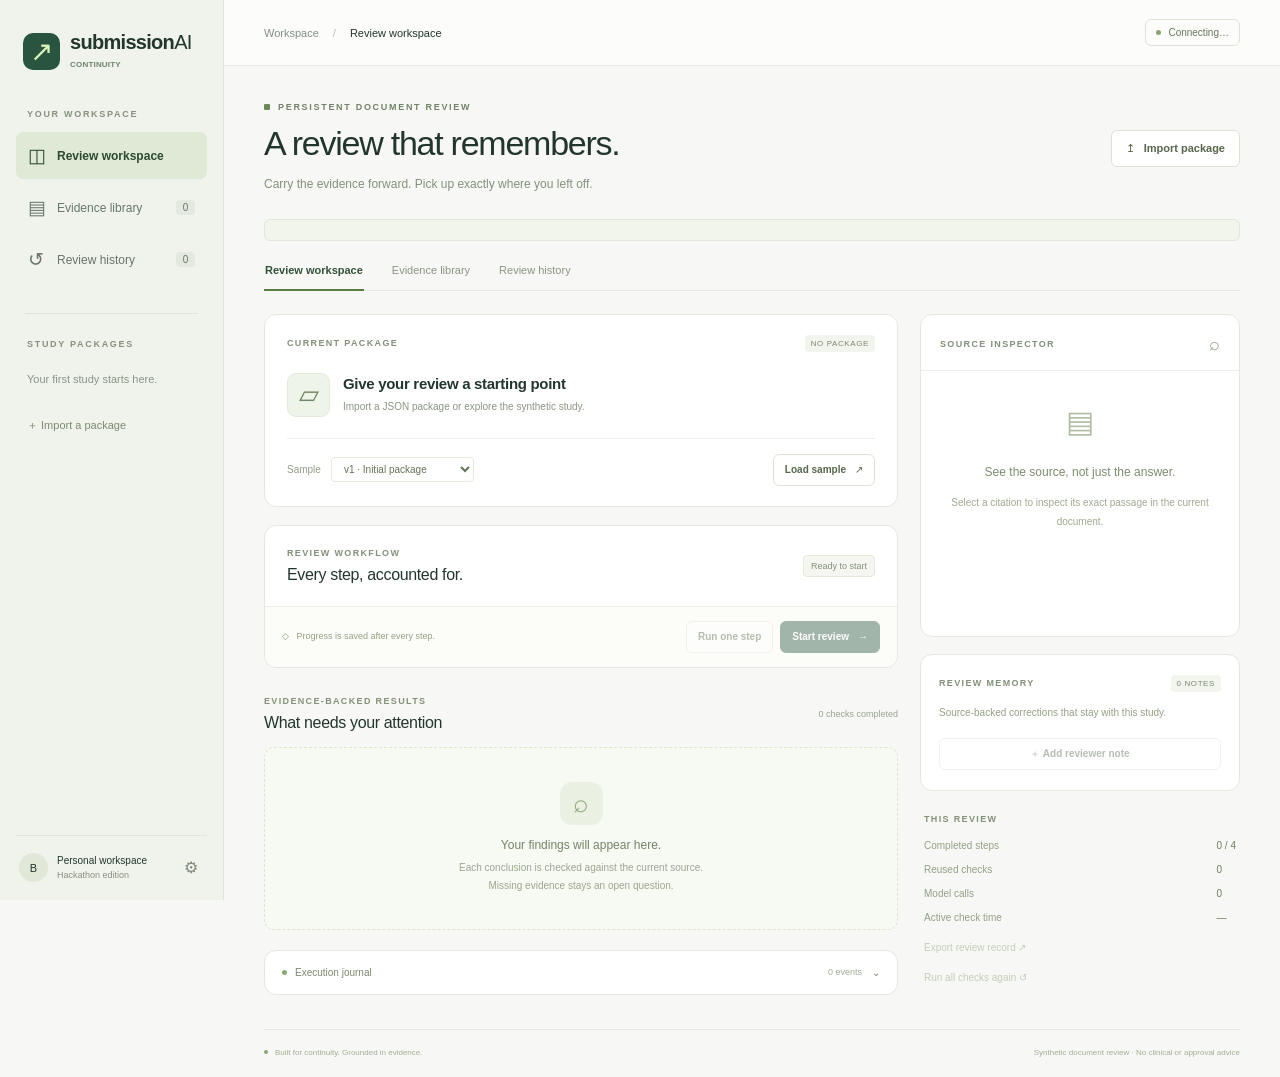
<file: archive/SubmissionAI/static/index.html>
<!doctype html>
<html lang="en">
<head>
  <meta charset="UTF-8"><meta name="viewport" content="width=device-width, initial-scale=1">
  <meta name="theme-color" content="#f5f6f2">
  <title>Continuity · SubmissionAI</title>
  <link rel="icon" href="/static/favicon.svg" type="image/svg+xml">
  <link rel="stylesheet" href="/static/styles.css">
  <script src="/static/app.js" defer></script>
</head>
<body>
  <aside class="sidebar">
    <a href="/" class="brand"><span class="brand-symbol">↗</span><span>submission<span class="brand-light">AI</span><small>CONTINUITY</small></span></a>
    <div class="workspace-label">YOUR WORKSPACE</div>
    <nav aria-label="Main navigation">
      <button class="nav-item active" data-tab="review"><span>◫</span> Review workspace</button>
      <button class="nav-item" data-tab="evidence"><span>▤</span> Evidence library <b id="document-count">0</b></button>
      <button class="nav-item" data-tab="history"><span>↺</span> Review history <b id="history-count">0</b></button>
    </nav>
    <div class="sidebar-divider"></div>
    <div class="workspace-label">STUDY PACKAGES</div>
    <div id="package-list" class="package-list"><p class="sidebar-empty">Your first study starts here.</p></div>
    <button class="sidebar-import" id="import-sidebar">＋ Import a package</button>
    <div class="sidebar-bottom"><div class="avatar">B</div><div>Personal workspace<small>Hackathon edition</small></div><button id="settings-button" aria-label="Connection details">⚙</button></div>
  </aside>
  <div class="shell">
    <header class="topbar"><div><span class="muted">Workspace</span><span class="slash">/</span><span id="breadcrumb">Review workspace</span></div><button class="environment" id="environment"><i></i> Connecting…</button></header>
    <main>
      <section class="page-heading"><div><div class="eyebrow"><span class="mini-square"></span> PERSISTENT DOCUMENT REVIEW</div><h1>A review that remembers.</h1><p>Carry the evidence forward. Pick up exactly where you left off.</p></div><button class="button secondary" id="import-button"><span>↥</span> Import package</button></section>
      <div id="mode-notice" class="mode-notice" role="status"></div>
      <div id="message" class="message hidden" role="alert"></div>
      <div class="tabs" role="tablist" aria-label="Workspace views"><button class="tab active" data-tab="review" role="tab" aria-selected="true">Review workspace</button><button class="tab" data-tab="evidence" role="tab" aria-selected="false">Evidence library</button><button class="tab" data-tab="history" role="tab" aria-selected="false">Review history</button></div>
      <section id="review-view" class="view">
        <div class="review-grid">
          <div class="review-main">
            <section class="package-card card"><div class="card-label">CURRENT PACKAGE<span id="package-version" class="subtle-tag">NO PACKAGE</span></div><div id="package-heading" class="package-heading"><span class="folder-icon">▱</span><div><h2>Give your review a starting point</h2><p>Import a JSON package or explore the synthetic study.</p></div></div><div class="package-actions"><div class="sample-controls"><label for="sample-version">Sample</label><select id="sample-version" aria-label="Synthetic package version"><option value="v1">v1 · Initial package</option><option value="v2">v2 · Timing corrected</option><option value="v3">v3 · Timing reverted</option></select></div><button id="load-demo" class="button secondary small">Load sample <span>↗</span></button></div></section>
            <section class="workflow-card card"><div class="section-title"><div><span class="card-label">REVIEW WORKFLOW</span><h2>Every step, accounted for.</h2></div><span id="run-status" class="status neutral">Ready to start</span></div><div id="workflow" class="workflow"></div><div class="workflow-actions"><div id="checkpoint-summary" class="checkpoint-summary"><span>◇</span> Progress is saved after every step.</div><div><button id="step-button" class="button secondary small" disabled>Run one step</button><button id="run-button" class="button primary small" disabled>Start review <span>→</span></button></div></div></section>
            <section class="findings-section"><div class="section-title"><div><span class="card-label">EVIDENCE-BACKED RESULTS</span><h2>What needs your attention</h2></div><span id="findings-count" class="count-label">0 checks completed</span></div><div id="findings"><div class="empty-state"><div class="empty-symbol">⌕</div><h3>Your findings will appear here.</h3><p>Each conclusion is checked against the current source.<br>Missing evidence stays an open question.</p></div></div></section>
            <section class="trace-card card"><button id="trace-toggle" class="trace-toggle" aria-expanded="false"><span><span class="trace-dot"></span> Execution journal</span><span id="event-count">0 events</span><span>⌄</span></button><div id="trace" class="trace hidden"></div></section>
          </div>
          <aside class="inspector">
            <section class="card inspector-card"><div class="inspector-top"><span class="card-label">SOURCE INSPECTOR</span><span class="inspector-icon">⌕</span></div><div id="source-content" class="source-content"><div class="source-empty"><span>▤</span><h3>See the source, not just the answer.</h3><p>Select a citation to inspect its exact passage in the current document.</p></div></div></section>
            <section class="card memory-card"><div class="section-title"><span class="card-label">REVIEW MEMORY</span><span id="memory-count" class="subtle-tag">0 NOTES</span></div><p class="memory-intro">Source-backed corrections that stay with this study.</p><div id="memories"></div><button id="add-memory" class="button secondary full small" disabled>＋ Add reviewer note</button></section>
            <section class="run-details"><div class="card-label">THIS REVIEW</div><div id="metrics"><span>Completed steps</span><b>0 / 4</b><span>Reused checks</span><b>0</b><span>Model calls</span><b>0</b><span>Active check time</span><b>—</b></div><div class="record-actions"><button id="export-button" class="text-button" disabled>Export review record ↗</button><button id="full-review-button" class="text-button" disabled>Run all checks again ↺</button></div></section>
          </aside>
        </div>
      </section>
      <section id="evidence-view" class="view hidden"><div class="section-title"><div><span class="card-label">SOURCE DOCUMENTS</span><h2>The evidence behind the review</h2></div><button id="download-sample" class="button secondary small">Download sample JSON ↧</button></div><div id="evidence-list" class="evidence-list"></div></section>
      <section id="history-view" class="view hidden"><div class="section-title"><div><span class="card-label">PERSISTENT HISTORY</span><h2>Every review has a record.</h2></div><button id="refresh-history" class="button secondary small">Refresh ↻</button></div><div id="history-list"></div></section>
      <footer><span><i></i> Built for continuity. Grounded in evidence.</span><span>Synthetic document review · No clinical or approval advice</span></footer>
    </main>
  </div>
  <input type="file" id="file-input" accept="application/json,.json" hidden>
  <dialog id="memory-dialog"><form id="memory-form"><div class="dialog-heading"><div class="eyebrow">HUMAN REVIEW</div><h2>A correction worth remembering.</h2><p>Pin a note to an exact passage. It will be recalled only while its source is unchanged.</p></div><label>Source document<select name="document_id" id="memory-document" required></select></label><label>Exact source quote<textarea name="quote" id="memory-quote" rows="3" required minlength="4" maxlength="1000"></textarea></label><label>Your reviewer note<textarea name="summary" rows="3" required minlength="5" maxlength="800" placeholder="What should the next review remember?"></textarea></label><label>Applies to<select name="check_id"><option value="endpoint_alignment">Endpoint timing alignment</option><option value="referenced_documents">Referenced document coverage</option></select></label><details class="alias-details"><summary>Map a referenced filename to this source</summary><p>Use only for a supporting document whose identity you have verified.</p><label>Alias filename<input name="alias" maxlength="80" placeholder="safety_appendix.txt"></label></details><p class="form-error" id="memory-error" role="alert"></p><div class="dialog-actions"><button type="button" class="button secondary" data-close="memory-dialog">Cancel</button><button class="button primary" type="submit">Approve & save note</button></div></form></dialog>
  <dialog id="connection-dialog"><div class="dialog-heading"><div class="eyebrow">ENVIRONMENT</div><h2>Your review engine.</h2><div id="connection-content"></div></div><form id="token-form"><label>App access token <span class="muted">(if configured)</span><input id="access-token" type="password" autocomplete="off" placeholder="Enter shared app token"></label><div class="dialog-actions"><button type="button" class="button secondary" data-close="connection-dialog">Close</button><button type="submit" class="button primary">Connect</button></div></form></dialog>
</body>
</html>
</file>
<file: static/styles.css>
:root{--bg:#f7f8f5;--paper:#fff;--ink:#23362e;--muted:#819087;--line:#e3e8e1;--green:#285440;--soft:#edf2e8;--accent:#d6e8b5;--amber:#976b29;--amber-bg:#fbf3e3;--red:#a64c42;--red-bg:#faeeeb;--radius:12px;font-family:Inter,-apple-system,BlinkMacSystemFont,"Segoe UI",sans-serif;color:var(--ink);font-size:13px;font-synthesis:none}
*{box-sizing:border-box}body{margin:0;background:var(--bg)}button,input,select,textarea{font:inherit}button,a,input,select,textarea{-webkit-tap-highlight-color:transparent}button{cursor:pointer}button:disabled{opacity:.42;cursor:not-allowed}button:focus-visible,a:focus-visible,select:focus-visible,input:focus-visible,textarea:focus-visible,summary:focus-visible{outline:3px solid #9ab589;outline-offset:3px}a{color:inherit;text-decoration:none}button{color:inherit}h1,h2,h3,p{margin:0}button{transition:background .16s,border-color .16s,transform .16s}button:not(:disabled):active{transform:translateY(1px)}.hidden{display:none!important}.muted{color:var(--muted)}
.sidebar{position:fixed;inset:0 auto 0 0;width:224px;background:#f0f3ec;border-right:1px solid #dfe5da;display:flex;flex-direction:column;padding:30px 16px 18px;z-index:10}.brand{display:flex;align-items:center;gap:10px;font-size:20px;font-weight:650;letter-spacing:-.7px;padding:1px 7px 38px}.brand-symbol{flex-shrink:0;height:37px;width:37px;border-radius:10px;display:grid;place-items:center;background:var(--green);color:#dcf0bb;font-size:28px;font-weight:350}.brand-light{font-weight:400}.brand small{display:block;font-size:8px;line-height:1.5;letter-spacing:.2px;font-weight:550;margin-top:5px;color:#70816d}.workspace-label{font-size:9px;font-weight:600;letter-spacing:1.7px;color:#87917f;margin:0 11px 13px}.nav-item{width:100%;border:0;background:none;text-align:left;display:flex;align-items:center;gap:11px;color:#697669;padding:12px 12px;margin-bottom:5px;border-radius:7px;font-size:12px}.nav-item>span{font-size:19px;width:18px}.nav-item b{font-size:10px;font-weight:500;margin-left:auto;background:#e4e9df;min-width:19px;text-align:center;padding:2px 5px;border-radius:4px}.nav-item:hover,.sidebar-import:hover{background:#e5ebdf}.nav-item.active{background:#dfe9d5;color:#2b4a30;font-weight:600}.sidebar-divider{height:1px;background:#dee4d7;margin:25px 9px}.sidebar-empty{color:#8a9585;padding:8px 11px;font-size:11px;line-height:1.7}.package-list{overflow:auto;max-height:34vh}.package-item{display:flex;gap:9px;align-items:center;text-align:left;width:100%;border:0;background:transparent;padding:11px;border-radius:6px;color:#6c7866;font-size:11px}.package-item.active{background:#e4ebdc;color:#314832}.package-item:hover{background:#e9eee4}.package-item b{font-weight:500}.package-item small{margin-left:auto;font-size:10px;color:#8a977f}.package-dot{width:6px;height:6px;background:#9baa8a;border-radius:2px}.sidebar-import{padding:13px 11px;margin-top:8px;text-align:left;font-size:11px;border:0;background:none;color:#7c8a71;border-radius:6px}.sidebar-bottom{margin-top:auto;display:flex;align-items:center;gap:9px;padding:17px 3px 0;border-top:1px solid #dfe5d9;font-size:10px}.avatar{width:29px;height:29px;border-radius:50%;background:#e1e8d8;display:grid;place-items:center;font-size:11px}.sidebar-bottom small{display:block;font-size:9px;color:#87917e;margin-top:4px}.sidebar-bottom button{margin-left:auto;background:none;border:0;color:#7e8876;font-size:16px}.shell{margin-left:224px}.topbar{height:66px;border-bottom:1px solid var(--line);background:#fcfdfb;padding:0 40px;display:flex;align-items:center;justify-content:space-between;font-size:11px}.slash{margin:0 14px;color:#b4beb0}.environment{display:flex;align-items:center;gap:7px;background:none;border:1px solid #dce4d5;border-radius:6px;padding:7px 10px;font-size:10px;color:#67745e}.environment i,footer i{display:inline-block;width:5px;height:5px;background:#85a672;border-radius:50%}main{max-width:1580px;margin:auto;padding:36px 40px 18px}.page-heading{display:flex;align-items:center;justify-content:space-between;gap:20px;margin-bottom:24px}.eyebrow{display:flex;align-items:center;gap:8px;font-size:9px;letter-spacing:1.7px;font-weight:600;color:#738269}.mini-square{width:6px;height:6px;background:#6c885b;border-radius:1px}h1{font-size:34px;font-weight:480;letter-spacing:-1.25px;line-height:1.35;margin:9px 0 8px}.page-heading p{color:#83907e;font-size:12px;line-height:1.65}.button{display:inline-flex;align-items:center;justify-content:center;gap:9px;min-height:37px;padding:9px 14px;border-radius:6px;border:1px solid transparent;font-size:11px;font-weight:550;white-space:nowrap}.button.primary{background:var(--green);color:#fff;border-color:var(--green)}.button.primary:hover{background:#193f2e}.button.secondary{background:#fff;border-color:#dce3d6;color:#56664c}.button.secondary:hover{background:#f3f6ee;border-color:#becdb2}.button.small{min-height:32px;font-size:10px;padding:8px 11px}.button.full{width:100%}.mode-notice{padding:10px 13px;border:1px solid #e1e7da;border-radius:6px;background:#f1f5eb;color:#728061;font-size:10px;line-height:1.6}.mode-notice strong{font-weight:600;color:#556a47}.message{margin-top:10px;padding:12px 14px;background:var(--red-bg);color:var(--red);border-radius:6px;line-height:1.7}.message.success{background:#eaf2e3;color:#436335}.tabs{margin:23px 0 23px;display:flex;gap:27px;border-bottom:1px solid var(--line)}.tab{position:relative;border:0;background:none;color:#8a9385;padding:0 1px 14px;font-size:11px}.tab.active{color:#335138;font-weight:600}.tab.active:after{content:"";position:absolute;bottom:-1px;left:0;right:0;height:2px;background:#587d43}.review-grid{display:grid;grid-template-columns:minmax(380px,1fr) 320px;gap:22px}.review-main{min-width:0}.card{background:var(--paper);border:1px solid var(--line);border-radius:var(--radius)}.card-label{display:flex;align-items:center;justify-content:space-between;font-size:9px;letter-spacing:1.35px;font-weight:600;color:#839079}.subtle-tag{padding:4px 6px;border-radius:4px;background:#f2f5ee;color:#7b886f;font-size:8px;letter-spacing:.6px;font-weight:500}.package-card{padding:20px 22px}.package-heading{display:flex;gap:13px;align-items:center;margin:21px 0}.folder-icon{font-size:26px;display:grid;place-items:center;color:#708763;background:#eff4e9;border:1px solid #e3ebdb;border-radius:9px;width:43px;height:44px;flex-shrink:0}.package-heading h2{font-size:15px;font-weight:550;letter-spacing:-.3px}.package-heading p{margin-top:7px;font-size:10px;color:#8a9582;line-height:1.5}.package-actions{display:flex;align-items:center;justify-content:space-between;gap:12px;padding-top:15px;border-top:1px solid #edf0e8}.sample-controls{display:flex;align-items:center;gap:10px;color:#939c8b;font-size:10px}.sample-controls select{max-width:190px;padding:5px 20px 5px 8px;color:#647357;border:1px solid #e5eade;border-radius:4px;background:#fff;font-size:10px}.workflow-card{margin-top:18px;padding:22px 22px 0}.section-title{display:flex;justify-content:space-between;align-items:center;gap:15px}.section-title h2{font-size:16px;font-weight:500;letter-spacing:-.35px;margin-top:8px}.status{font-size:9px;border:1px solid;border-radius:4px;padding:5px 7px;white-space:nowrap}.status.neutral,.status.ready{background:#f5f6f1;color:#86917a;border-color:#e6eadd}.status.paused{background:var(--amber-bg);color:var(--amber);border-color:#efe3c5}.status.completed,.status.clear,.status.resolved{background:#edf5e7;color:#51743c;border-color:#dce9d1}.status.open,.status.new,.status.reopened,.status.failed{background:var(--red-bg);color:var(--red);border-color:#f0dcd6}.status.unresolved{background:var(--amber-bg);color:var(--amber);border-color:#efe3c5}.status.running{background:#eef3f8;color:#54738b;border-color:#dae4ed}.workflow{margin:22px 0 15px}.workflow-step{position:relative;display:flex;gap:13px;align-items:flex-start;padding:0 0 21px}.workflow-step:last-child{padding-bottom:3px}.workflow-step:not(:last-child):before{content:"";position:absolute;left:12px;top:28px;bottom:4px;width:1px;background:#e6eadf}.step-number{width:25px;height:25px;border:1px solid #e2e7da;background:#fafbf8;border-radius:50%;display:grid;place-items:center;color:#a0aa93;font-size:9px;flex-shrink:0}.workflow-step.complete .step-number{background:#ecf3e3;border-color:#d8e6c8;color:#658747}.workflow-step.next .step-number{border-color:#93ab7c;background:#fafcf6;color:#759155}.step-copy{padding-top:2px;flex:1}.step-copy h3{font-size:11px;font-weight:500;color:#77836b}.workflow-step.complete h3,.workflow-step.next h3{color:#425738}.step-copy p{margin-top:5px;font-size:10px;color:#99a18f;line-height:1.5}.step-status{font-size:8px;color:#9ba491;padding-top:8px}.workflow-actions{display:flex;align-items:center;justify-content:space-between;gap:10px;flex-wrap:wrap;margin:18px -22px 0;padding:14px 17px;background:#fcfdf9;border-top:1px solid #edf0e8;border-radius:0 0 var(--radius) var(--radius)}.workflow-actions>div:last-child{display:flex;gap:7px}.checkpoint-summary{font-size:9px;color:#94a083;line-height:1.6}.checkpoint-summary>span{color:#7a9264;margin-right:5px}.findings-section{margin-top:28px}.count-label{font-size:9px;color:#99a28f}.empty-state{text-align:center;margin-top:15px;padding:34px 12px;border:1px dashed #dce4d2;background:#f7f9f3;border-radius:10px}.empty-symbol{font-size:26px;color:#93a880;background:#eaf0e2;width:43px;height:43px;border-radius:12px;display:grid;place-items:center;margin:0 auto 13px}.empty-state h3{font-size:12px;font-weight:500;color:#758468}.empty-state p{font-size:10px;line-height:1.8;color:#9ca68f;margin-top:7px}.finding{margin-top:12px;border:1px solid var(--line);border-radius:10px;background:#fff;padding:17px 19px}.finding-heading{display:flex;justify-content:space-between;gap:12px;align-items:center}.finding h3{font-size:12px;font-weight:550}.finding p{font-size:11px;line-height:1.8;color:#859079;margin:12px 0}.finding-meta{display:flex;gap:6px;align-items:center;font-size:8px;color:#96a28b;margin:9px 0 0}.finding-meta .reused{color:#5c8245;background:#f1f6eb;padding:3px 5px;border-radius:3px}.citations{display:flex;gap:7px;flex-wrap:wrap}.citation{font-size:9px;border:1px solid #e1e8d9;background:#f8faf4;border-radius:4px;padding:5px 7px;color:#6f825b;cursor:pointer}.citation:hover,.citation.selected{background:#eaf2df;border-color:#b8cba5}.trace-card{margin-top:20px;overflow:hidden}.trace-toggle{display:flex;align-items:center;gap:10px;padding:16px 17px;width:100%;background:transparent;border:0;font-size:10px;color:#7b8970}.trace-toggle>span:first-child{margin-right:auto;display:flex;align-items:center;gap:8px}.trace-toggle>span:nth-child(2){font-size:9px;color:#a0a995}.trace-dot{width:5px;height:5px;border-radius:50%;background:#8aa873}.trace{padding:0 17px 14px}.trace-event{border-top:1px solid #edf1e7;padding:12px 0;font-size:10px;line-height:1.7;color:#7d8a71}.trace-event time{font-size:8px;color:#a1aa96;margin-right:10px}.trace-event strong{font-weight:500;color:#566f44}.trace-tool{padding:5px 0 0 10px;color:#9aa28f;font-size:9px}.inspector{min-width:0}.inspector-card{overflow:hidden}.inspector-top{display:flex;align-items:center;justify-content:space-between;padding:19px 19px 15px;border-bottom:1px solid #edf0e8}.inspector-icon{font-size:18px;color:#94a284}.source-content{min-height:265px;padding:18px}.source-empty{text-align:center;padding:15px 8px 25px}.source-empty>span{font-size:30px;color:#b0bda2;display:block;margin-bottom:23px}.source-empty h3{font-size:12px;font-weight:500;line-height:1.7;color:#7d8c6e;margin:0 8px}.source-empty p{font-size:10px;color:#a0aa93;line-height:1.9;margin-top:11px}.source-title{font-size:12px;font-weight:550;margin-bottom:6px}.source-meta{font-size:8px;line-height:1.7;color:#9ba68f;overflow-wrap:anywhere}.source-text{white-space:pre-wrap;overflow-wrap:anywhere;font-family:inherit;line-height:1.9;font-size:10px;background:#f8faf5;border:1px solid #e8eddf;padding:14px;margin:15px 0;max-height:370px;overflow:auto;color:#7c8970;border-radius:6px}.source-text mark{background:#e7eec8;color:#58693e;padding:2px 0}.source-foot{font-size:8px;color:#92a180;display:flex;gap:7px;align-items:center}.source-note{margin-top:15px}.memory-card{margin-top:17px;padding:20px 18px}.memory-intro{font-size:10px;line-height:1.8;color:#95a086;margin:12px 0 16px}.memory-empty{border-left:2px solid #e4ecda;padding-left:10px;color:#a1aa94;font-size:10px;line-height:1.8;margin:0 0 17px}.memory-item{border:1px solid #e7ecdf;border-radius:6px;padding:11px;font-size:10px;line-height:1.7;color:#7a8c67;background:#fbfcf9;margin-bottom:11px}.memory-item small{display:block;font-size:8px;color:#9eac8d;margin-top:6px}.memory-item button{border:0;background:none;padding:5px 0;color:#a18068;font-size:8px}.stale-note{font-size:9px;color:#a08a66;line-height:1.6;margin:7px 0 12px}.run-details{padding:23px 4px 0}.run-details .card-label{margin-bottom:16px}#metrics{display:grid;grid-template-columns:1fr auto;gap:13px;color:#939f85;font-size:10px}#metrics b{font-size:10px;font-weight:500;color:#6f7e5e}.text-button{border:0;background:none;color:#7f936b;font-size:10px;padding:0;text-align:left}.run-details .text-button{margin-top:19px}.evidence-list{margin-top:20px;display:grid;gap:15px;grid-template-columns:repeat(auto-fit,minmax(300px,1fr))}.document-card{padding:22px;min-width:0}.document-card .source-text{max-height:300px}.document-card h3{font-size:15px;font-weight:500;margin:10px 0}.document-card p{font-size:10px;color:#8d9a7f;line-height:1.8}.history-item{display:flex;align-items:center;gap:18px;background:#fff;border:1px solid var(--line);padding:19px 22px;margin-top:14px;border-radius:10px}.history-item .history-copy{flex:1}.history-item h3{font-size:13px;font-weight:500}.history-item p{font-size:10px;color:#8e9b80;margin-top:7px}.history-item .metrics-small{font-size:9px;color:#9ba78e;line-height:1.7;text-align:right}.history-item .button{margin-left:5px}footer{margin-top:34px;padding-top:16px;border-top:1px solid var(--line);display:flex;justify-content:space-between;gap:16px;font-size:8px;color:#a3ac96;line-height:1.7}footer>span:first-child{display:flex;gap:7px;align-items:center}footer i{width:4px;height:4px}
dialog{border:1px solid #dce6d3;border-radius:14px;padding:30px;max-width:530px;width:calc(100% - 32px);color:var(--ink);background:#fff;box-shadow:0 20px 80px #243b2920}dialog::backdrop{background:#22362470;backdrop-filter:blur(3px)}.dialog-heading h2{font-size:22px;letter-spacing:-.6px;font-weight:500;margin:12px 0}.dialog-heading p{font-size:12px;line-height:1.8;color:#899780;margin:10px 0 22px}dialog label{display:block;font-size:11px;font-weight:500;color:#728266;margin-top:17px}dialog input,dialog select,dialog textarea{display:block;width:100%;padding:10px 11px;margin-top:8px;border:1px solid #dfe6d6;border-radius:5px;background:#fbfcf9;color:#607350;font-size:12px;resize:vertical;line-height:1.6}.dialog-actions{display:flex;justify-content:flex-end;gap:9px;margin-top:24px}.form-error{font-size:11px;color:var(--red);line-height:1.7;margin-top:12px}.alias-details{font-size:10px;color:#8a987c;margin-top:20px;line-height:1.8}.alias-details summary{cursor:pointer}.alias-details p{margin-top:10px}.connection-row{display:flex;justify-content:space-between;gap:20px;font-size:11px;border-bottom:1px solid #edf0e7;padding:13px 0;color:#8c997f}.connection-row strong{font-weight:500;color:#62764f}.busy .workflow .next .step-number{animation:breathe 1.2s infinite}.busy .button.primary{opacity:.7}@keyframes breathe{50%{background:#dce9ca;box-shadow:0 0 0 4px #ecf3e2}}
@media(min-width:1500px){main{padding-top:44px}.review-grid{grid-template-columns:minmax(460px,1fr) 365px;gap:28px}.source-content{min-height:285px}.package-card,.workflow-card{padding-left:25px;padding-right:25px}.workflow-actions{margin-left:-25px;margin-right:-25px;padding-left:25px;padding-right:25px}}
@media(max-width:1180px){.sidebar{width:196px;padding-left:11px;padding-right:11px}.brand{font-size:18px}.shell{margin-left:196px}.topbar{padding:0 25px}main{padding:28px 25px 18px}.review-grid{grid-template-columns:minmax(320px,1fr) 280px;gap:16px}.workflow-actions{align-items:flex-start}.checkpoint-summary{width:100%;margin-bottom:4px}.page-heading h1{font-size:30px}.package-heading h2{font-size:13px}.package-card{padding:18px}.sample-controls{gap:5px}.sample-controls select{max-width:158px}}
@media(max-width:940px){.sidebar{width:180px}.shell{margin-left:180px}.review-grid{grid-template-columns:1fr}.inspector{display:grid;grid-template-columns:1fr 1fr;gap:16px;align-items:start}.memory-card{margin-top:0}.run-details{grid-column:1/-1;max-width:350px}.source-content{min-height:200px}.brand{font-size:16px;gap:7px}.brand-symbol{width:31px;height:33px;font-size:25px}.nav-item{font-size:10px;gap:7px}.page-heading .button{font-size:10px}.history-item{flex-wrap:wrap}.history-item .metrics-small{display:none}}
@media(max-width:640px){.sidebar{position:static;width:auto;height:auto;border-right:0;padding:17px 20px;border-bottom:1px solid var(--line)}.brand{padding:0;font-size:20px}.brand-symbol{width:33px;height:35px}.brand small{font-size:7px}.sidebar nav,.sidebar .workspace-label,.sidebar-divider,.package-list,.sidebar-import,.sidebar-bottom{display:none}.shell{margin-left:0}.topbar{height:49px;padding:0 20px;font-size:10px}main{padding:24px 18px 15px}.page-heading{align-items:flex-start;gap:12px}.page-heading h1{font-size:27px}.page-heading p{font-size:11px}.page-heading>.button{display:none}.eyebrow{font-size:8px;letter-spacing:1.2px}.tabs{gap:22px}.tab{font-size:10px}.review-grid{display:block}.inspector{display:block;margin-top:20px}.memory-card{margin-top:16px}.source-content{min-height:180px}.run-details{max-width:none;padding:22px 6px}.workflow-card{padding:20px 17px 0}.workflow-actions{margin-left:-17px;margin-right:-17px}.section-title h2{font-size:15px}.count-label{font-size:8px}.package-actions{gap:7px}.sample-controls{font-size:9px}.sample-controls select{max-width:159px;font-size:9px}.package-card{padding:17px}.status{font-size:8px}.history-item{padding:17px;gap:12px}.evidence-list{grid-template-columns:1fr}footer{flex-direction:column;gap:5px;font-size:8px}.mode-notice{font-size:9px}dialog{padding:24px}.finding-heading{align-items:flex-start}.finding h3{line-height:1.5}}
.record-actions{display:flex;flex-direction:column;align-items:flex-start;gap:0}.source-text{font-size:11px}.citation{max-width:100%;overflow-wrap:anywhere;text-align:left}
@media(prefers-reduced-motion:reduce){*,*:before,*:after{animation:none!important;transition:none!important}}

.evidence-search{padding:24px;margin-bottom:24px}.evidence-search label{font-weight:600}.search-controls{display:flex;gap:12px}.search-controls input{flex:1;min-width:0;padding:12px;border:1px solid #d9dfd7;border-radius:8px;background:#fff;font:inherit}.search-result{padding:18px 0;border-top:1px solid #e3e7df}.search-result>div{display:flex;justify-content:space-between;gap:12px}.search-result .source-text{max-height:180px}.search-controls+.muted{font-size:12px}@media(max-width:600px){.search-controls{flex-direction:column}.search-result>div{flex-direction:column}}
.evidence-search form>p{margin:8px 0 14px}.evidence-search #search-results>p{margin:18px 0 12px;font-size:13px}
</file>
